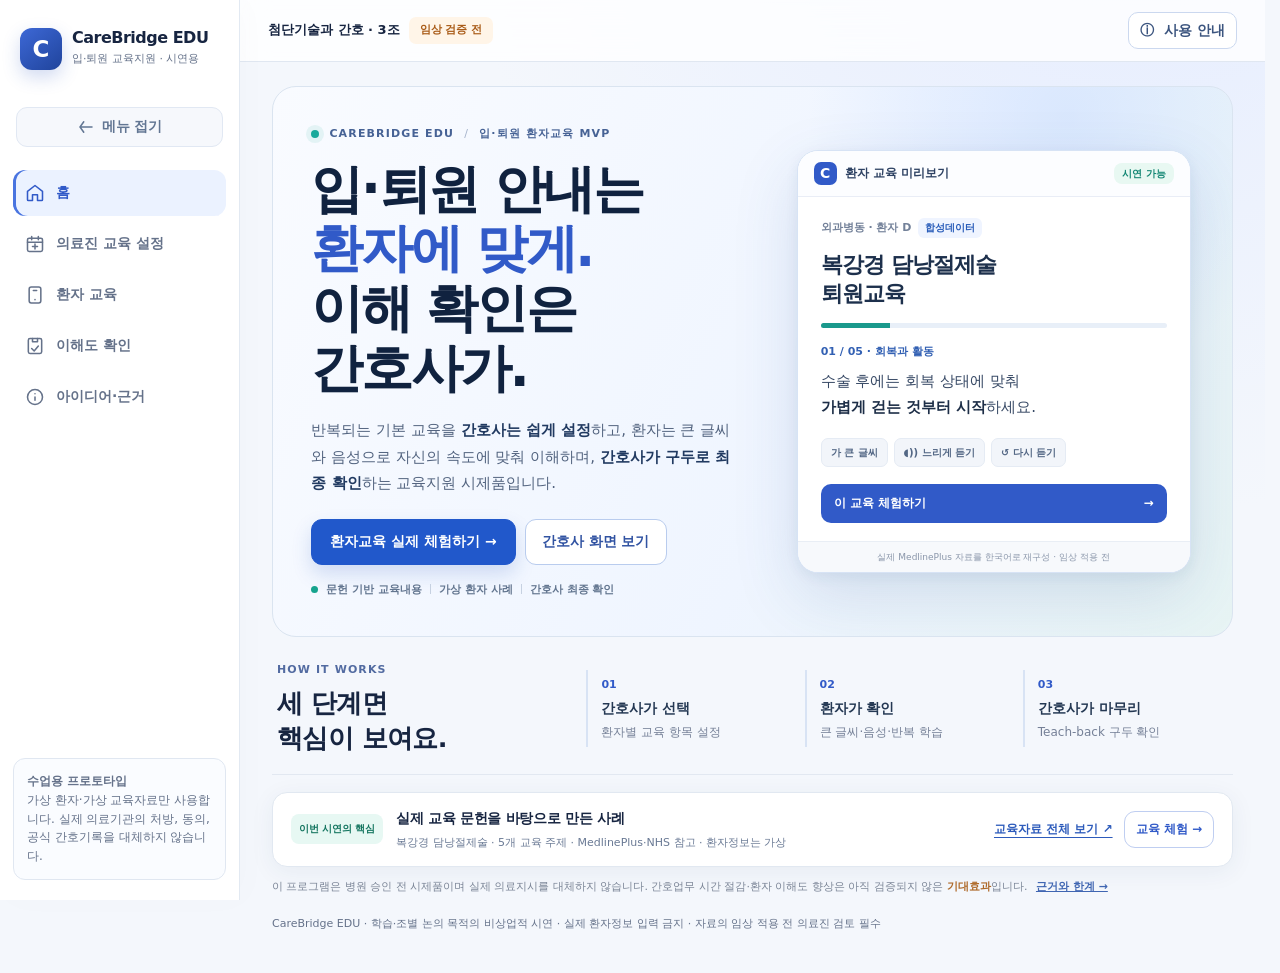
<file: index.html>
<!doctype html>
<html lang="ko">
<head>
<meta charset="utf-8">
<meta name="viewport" content="width=device-width,initial-scale=1">
<meta name="theme-color" content="#f7f9fd">
<title>CareBridge EDU | 입·퇴원 교육지원 MVP</title>
<style>
:root{--bg:#f6f8fc;--panel:#fff;--ink:#18253b;--muted:#617087;--line:#dde5ef;--blue:#2357ce;--pale:#eef3ff;--teal:#0a8176;--palegreen:#e9f8f4;--orange:#a95b17;--paleorange:#fff5e8;--shadow:0 12px 35px rgba(24,42,76,.06);font-family:"Pretendard","Apple SD Gothic Neo","Malgun Gothic",system-ui,sans-serif;color:var(--ink)}
*{box-sizing:border-box}body{margin:0;background:var(--bg);line-height:1.57}button,input,select,textarea{font:inherit}button{cursor:pointer}button:disabled{cursor:not-allowed;opacity:.45}a{color:var(--blue)}:focus-visible{outline:3px solid #e3a332;outline-offset:3px}
.layout{display:grid;grid-template-columns:246px minmax(0,1fr);min-height:100vh}.sidebar{background:#fff;border-right:1px solid var(--line);padding:26px 17px;position:sticky;top:0;height:100vh;display:flex;flex-direction:column;gap:15px}.logo{display:flex;gap:10px;align-items:center;padding:7px 8px 21px}.mark{display:grid;place-items:center;border-radius:12px;width:42px;height:42px;background:var(--blue);color:white;font-weight:900;font-size:24px}.logo strong{display:block;line-height:1.1;font-size:18px;letter-spacing:-.5px}.logo small{color:var(--muted);font-size:12px}.nav{display:flex;flex-direction:column;gap:5px}.nav button{width:100%;text-align:left;border:0;background:transparent;color:var(--muted);border-radius:11px;padding:13px 15px;font-weight:650}.nav button.active,.nav button:hover{background:var(--pale);color:var(--blue)}.sidefoot{margin-top:auto;border:1px solid var(--line);border-radius:12px;background:#fafcff;padding:13px;font-size:12px;color:var(--muted)}
.main{min-width:0}.topbar{height:75px;background:rgba(255,255,255,.9);border-bottom:1px solid var(--line);padding:0 34px;display:flex;justify-content:space-between;align-items:center;gap:12px}.topbar strong{font-size:15px}.tag{border-radius:100px;background:var(--pale);color:var(--blue);padding:5px 11px;font-size:12px;font-weight:750;white-space:nowrap}.tag.warn{background:var(--paleorange);color:var(--orange)}.content{max-width:1160px;padding:34px 34px 80px;margin:0 auto}.eyebrow{color:var(--blue);font-size:13px;font-weight:800;letter-spacing:.07em;text-transform:uppercase}h1{font-size:clamp(28px,3vw,39px);line-height:1.25;letter-spacing:-1.4px;margin:10px 0 12px}h2{font-size:23px;letter-spacing:-.6px;margin:0 0 15px}h3{font-size:17px;margin:0 0 8px;letter-spacing:-.3px}p{margin:0 0 12px;color:var(--muted)}.lead{font-size:16px;max-width:800px}.hero{padding:31px;border-radius:22px;background:linear-gradient(114deg,#edf3ff,#fff 64%,#eaf9f6);border:1px solid #dce6f6;margin-bottom:23px}.hero p{max-width:740px}.hero-actions{display:flex;gap:10px;flex-wrap:wrap;margin-top:21px}.btn{background:var(--blue);color:white;border:1px solid var(--blue);border-radius:10px;padding:11px 16px;font-size:14px;font-weight:750;min-height:43px}.btn:hover:not(:disabled){filter:brightness(.94)}.btn.ghost{color:var(--blue);background:#fff;border-color:#bfcef1}.btn.subtle{background:#f4f7fd;color:#354b71;border-color:#dce5f3}.btn.small{font-size:12px;padding:8px 11px;min-height:35px}.btn.danger{color:#9e3037;background:#fff6f5;border-color:#f2cbcb}.cards{display:grid;grid-template-columns:repeat(3,minmax(0,1fr));gap:15px}.card{background:var(--panel);padding:22px;border:1px solid var(--line);border-radius:17px;box-shadow:var(--shadow);min-width:0}.card .num{font-size:30px;font-weight:850;letter-spacing:-1px;margin:5px 0;color:var(--ink)}.card .label{font-size:12px;color:var(--muted);font-weight:650}.section{margin-top:27px}.workflow{display:grid;grid-template-columns:repeat(4,minmax(0,1fr));gap:12px}.stepbox{border-radius:15px;background:#fff;border:1px solid var(--line);padding:20px}.stepnum{display:inline-grid;place-items:center;width:32px;height:32px;border-radius:10px;background:var(--pale);color:var(--blue);font-weight:800;margin-bottom:12px}.small{font-size:13px;color:var(--muted)}.note{border-radius:12px;padding:14px 16px;background:#f5f8ff;border:1px solid #d7e3fa;color:#405372;font-size:13px}.note.amber{background:var(--paleorange);border-color:#f0d7b6;color:#85551d}.note.green{background:var(--palegreen);border-color:#c2e8de;color:#086b63}.row{display:flex;gap:12px;align-items:center;flex-wrap:wrap}.between{justify-content:space-between}.two-col{display:grid;grid-template-columns:1.1fr .9fr;gap:17px}.nurse-layout{display:grid;grid-template-columns:310px minmax(0,1fr);gap:18px}.patient-list{display:flex;flex-direction:column;gap:8px}.patient-row{border:1px solid var(--line);border-radius:12px;background:#fff;text-align:left;padding:14px;display:flex;justify-content:space-between;align-items:center;gap:12px;width:100%}.patient-row.selected{border-color:#8eaef6;background:#f2f6ff}.patient-row strong{font-size:14px}.muted{color:var(--muted)}.tiny{font-size:12px}.status{font-size:11px;font-weight:750;padding:4px 8px;border-radius:100px;background:#eff2f7;color:#58677b;white-space:nowrap}.status.progress{background:#eaf2ff;color:#2659c0}.status.review{background:#fff0d9;color:#95520d}.status.complete{background:#def5ea;color:#08754f}.group{margin:17px 0;padding-top:15px;border-top:1px solid var(--line)}.module{display:flex;gap:13px;padding:14px;border:1px solid var(--line);border-radius:10px;margin:9px 0;align-items:flex-start}.module input{width:19px;height:19px;accent-color:var(--blue);margin-top:2px}.module strong{display:block;font-size:14px}.info{display:grid;grid-template-columns:1fr 1fr;gap:12px}.info div{border-radius:10px;background:#f7f9fd;padding:11px 13px}.info span{display:block;color:var(--muted);font-size:11px}.info strong{font-size:14px}.field{display:block;margin:10px 0 6px;font-weight:700;font-size:13px}.textbox{width:100%;border:1px solid #cdd8e7;border-radius:9px;background:#fff;padding:12px;min-height:86px;resize:vertical;color:var(--ink)}.patient-stage{max-width:860px;margin:auto}.reader-controls{display:flex;gap:8px;flex-wrap:wrap;align-items:center;margin:16px 0}.control-label{font-size:12px;font-weight:700;color:var(--muted)}.switches{display:flex;gap:5px;padding:4px;background:#edf1f8;border-radius:11px}.switches button{border:0;background:transparent;border-radius:8px;padding:7px 9px;color:#53637c;font-size:13px;min-height:36px}.switches button.selected{background:#fff;color:var(--blue);box-shadow:0 2px 7px #d2dced;font-weight:800}.reader{border:2px solid #dce7fa;border-radius:20px;background:#fff;padding:30px;min-height:285px}.reader.high{background:#111821;color:#fff;border-color:#3a4654}.reader.high p,.reader.high .small{color:#f4f5f7}.reader .reader-title{font-size:1.6em;font-weight:850;line-height:1.3;letter-spacing:-.8px;margin:4px 0 17px}.reader .reader-text{font-size:1.18em;line-height:1.9;white-space:pre-line;color:inherit}.reader .reader-kicker{font-size:.85em;color:var(--blue);font-weight:800}.reader.high .reader-kicker{color:#b8d4ff}.reader.f-large{font-size:20px}.reader.f-xlarge{font-size:24px}.progress-rail{height:9px;background:#e4eaf3;border-radius:99px;overflow:hidden;margin:8px 0 17px}.progress-rail span{display:block;height:100%;background:var(--teal);transition:width .15s}.answer-option{display:flex;align-items:center;gap:12px;border:1px solid #dbe3ef;border-radius:12px;padding:14px;margin:9px 0;cursor:pointer;font-size:15px}.answer-option:has(input:checked){border-color:#79a0ed;background:#edf3ff}.answer-option input{accent-color:var(--blue);width:20px;height:20px}.checkrow{display:flex;gap:10px;align-items:flex-start;padding:12px;border:1px solid var(--line);border-radius:10px;margin:10px 0}.checkrow input{width:18px;height:18px;accent-color:var(--blue);margin-top:2px}.evidence{display:grid;grid-template-columns:1fr 1fr;gap:16px}.evidence .card{height:100%}.citation{font-size:12px;color:var(--muted);margin:7px 0}.ideas{display:grid;grid-template-columns:repeat(2,minmax(0,1fr));gap:12px}.idea{border:1px solid var(--line);border-radius:13px;background:#fff;padding:16px}.idea b{display:block;margin:0 0 6px}.list{padding-left:18px;color:var(--muted)}.list li{margin:6px 0}.footer{margin-top:35px;color:var(--muted);font-size:12px}.hide{display:none!important}
@media(max-width:1050px){.layout{grid-template-columns:1fr}.sidebar{height:auto;position:static;padding:11px 20px;flex-direction:row;align-items:center;border-bottom:1px solid var(--line);border-right:0}.logo{padding:0}.nav{flex:1;flex-direction:row;overflow-x:auto}.nav button{white-space:nowrap;width:auto}.sidefoot{display:none}.cards{grid-template-columns:repeat(3,minmax(0,1fr))}}
@media(max-width:760px){.topbar{height:58px;padding:0 18px}.content{padding:22px 16px 60px}.sidebar{display:block;padding:12px}.logo{padding:0 5px 10px}.nav button{font-size:12px;padding:9px 11px}.hero{padding:22px}.cards,.workflow,.two-col,.nurse-layout,.info,.evidence,.ideas{grid-template-columns:1fr}.card{padding:18px}.reader{padding:19px}.reader.f-xlarge{font-size:21px}.topbar .tag{font-size:10px}.hero-actions .btn{flex:1}.nurse-layout{gap:11px}}
@media(prefers-reduced-motion:reduce){*{transition:none!important;scroll-behavior:auto!important}}
</style>
<link rel="stylesheet" href="./assets/ui-v02.css">
<link rel="stylesheet" href="./assets/ui-v03.css">
</head>
<body>
<div class="layout" id="shell">
<aside class="sidebar">
 <div class="logo"><div class="mark" aria-hidden="true">C</div><div class="logo-copy"><strong>CareBridge EDU</strong><small>입·퇴원 교육지원 · 시연용</small></div></div>
 <button class="sidebar-toggle" data-action="toggle-sidebar" aria-label="사이드바 접기" title="사이드바 접기" aria-expanded="true"><svg viewBox="0 0 24 24" aria-hidden="true"><path d="M9 5 4 12l5 7M4 12h16"/></svg><span class="toggle-label">메뉴 접기</span></button>
 <nav class="nav" aria-label="주요 메뉴">
  <button data-nav="home" id="nav-home" aria-label="홈" title="홈"><svg viewBox="0 0 24 24" aria-hidden="true"><path d="m3 10 9-7 9 7v10a1 1 0 0 1-1 1h-5v-7H9v7H4a1 1 0 0 1-1-1z"/></svg><span class="nav-label">홈</span></button>
  <button data-nav="nurse" id="nav-nurse" aria-label="의료진 교육 설정" title="의료진 교육 설정"><svg viewBox="0 0 24 24" aria-hidden="true"><rect x="3" y="5" width="18" height="16" rx="2"/><path d="M8 3v4m8-4v4M3 10h18M9 15h6m-3-3v6"/></svg><span class="nav-label">의료진 교육 설정</span></button>
  <button data-nav="patient" id="nav-patient" aria-label="환자 교육" title="환자 교육"><svg viewBox="0 0 24 24" aria-hidden="true"><rect x="5" y="2.5" width="14" height="19" rx="2.5"/><path d="M10 6.5h4M12 17.5v.1"/></svg><span class="nav-label">환자 교육</span></button>
  <button data-nav="review" id="nav-review" aria-label="이해도 확인" title="이해도 확인"><svg viewBox="0 0 24 24" aria-hidden="true"><rect x="4" y="3" width="16" height="18" rx="2"/><path d="M9 3v4h6V3m-7 12 3 3 5-6"/></svg><span class="nav-label">이해도 확인</span></button>
  <button data-nav="about" id="nav-about" aria-label="아이디어·근거" title="아이디어·근거"><svg viewBox="0 0 24 24" aria-hidden="true"><circle cx="12" cy="12" r="9"/><path d="M12 16v-4m0-4v.1"/></svg><span class="nav-label">아이디어·근거</span></button>
 </nav>
 <div class="sidefoot"><strong>수업용 프로토타입</strong><div>가상 환자·가상 교육자료만 사용합니다. 실제 의료기관의 처방, 동의, 공식 간호기록을 대체하지 않습니다.</div></div>
</aside>
<div class="main">
<header class="topbar"><div class="topmeta"><strong>첨단기술과 간호 · 3조</strong><span class="tag warn">임상 검증 전</span></div><div class="head-actions"><button class="guide-button" data-action="show-help" aria-label="사용 안내 열기">ⓘ &nbsp;사용 안내</button></div></header>
<main class="content" id="app" aria-live="polite"></main>
</div>
</div>
<script>
(function(){
"use strict";
var DATA=[
{id:"A",name:"환자 A",age:68,dept:"통원수술센터",phase:"입원",context:"수술 전 안내",modules:[
{id:"a1",title:"입원·병동 이용",text:"입원 중 궁금한 점이 있거나 도움이 필요하면 담당 간호사에게 알려주세요. 혼자 이동하기 어려울 때는 직원의 도움을 요청하세요.",ask:"도움이 필요할 때 누구에게 말씀하시겠어요?"},
{id:"a2",title:"수술·검사 준비",text:"검사와 수술 전 준비사항은 환자와 시술에 따라 달라집니다. 금식 시작 시각과 복용 중인 약의 조정 여부는 담당 의료진에게 개별적으로 확인하세요.",ask:"금식 시간이나 약에 관해 누구에게 확인하시겠어요?"},
{id:"a3",title:"입원 중 확인사항",text:"검사 일정이나 설명을 잘 이해하지 못했다면 다시 질문해 주세요. 이 안내만으로 수술 전 준비가 완료된 것은 아닙니다.",ask:"설명을 이해하지 못했을 때 어떻게 하시겠어요?"}]},
{id:"B",name:"환자 B",age:73,dept:"외과병동",phase:"퇴원",context:"퇴원 전 교육",modules:[
{id:"b1",title:"퇴원약 확인",text:"퇴원 시 제공받는 약의 이름, 복용 방법, 주의사항을 담당 간호사 또는 약사와 확인하세요. 임의로 약 복용 방법을 바꾸지 마세요.",ask:"약 복용 방법이 헷갈릴 때 어떻게 하시겠어요?"},
{id:"b2",title:"주의 증상과 문의",text:"수술 부위나 전신 상태에 관해 의료진이 안내한 이상 증상을 확인하세요. 증상 발생 시 안내받은 병원 연락처로 문의하고, 긴급한 상황에는 즉시 응급의료 도움을 받으세요.",ask:"의료진이 안내한 주의 증상이 생기면 어떻게 하시겠어요?"},
{id:"b3",title:"외래·개별 지시 확인",text:"외래 일정과 환자별 활동·식이·상처 관리 지침은 퇴원 전 담당 의료진과 확인하세요. 이 화면은 개별 처방을 대신하지 않습니다.",ask:"퇴원 전에 꼭 확인해야 할 개별 안내는 무엇인가요?"}]},
{id:"C",name:"환자 C",age:45,dept:"혈액종양내과",phase:"입원",context:"입원 기본 안내",modules:[
{id:"c1",title:"병동 이용 및 문의",text:"입원 중 불편함이나 궁금한 사항이 있으면 담당 간호사에게 알려주세요. 병동 이용 규칙은 병원 안내에 따라 확인하세요.",ask:"입원 중 질문이 생기면 어떻게 하시겠어요?"},
{id:"c2",title:"감염 관련 주의사항 확인",text:"손 위생 등 기본적인 감염 예방 행동에 관해 의료진의 안내를 받으세요. 환자별 감염 예방 조치는 치료 상태에 따라 다를 수 있으니 반드시 확인해야 합니다.",ask:"감염 예방에 관한 개인별 주의사항은 어디서 확인하시겠어요?"},
{id:"c3",title:"증상 및 검사 일정",text:"새로운 증상이나 몸 상태의 변화를 느끼면 즉시 담당 의료진에게 알리세요. 검사·치료 일정은 병동에서 개별 안내받으세요.",ask:"새로운 증상이 생기면 누구에게 말씀하시겠어요?"}]},
{id:"D",name:"환자 D",age:58,dept:"외과병동",phase:"퇴원",context:"복강경 담낭절제술 퇴원교육",featured:true,source:"MedlinePlus·NHS 공개 환자교육 자료를 한국어로 재구성",sourceUrl:"https://medlineplus.gov/ency/patientinstructions/000117.htm",materialUrl:"./materials/laparoscopic-cholecystectomy-discharge.html",modules:[
{id:"d1",title:"회복과 활동",text:"복강경 담낭절제술 후에는 회복 상태에 맞춰 가볍게 걷는 것부터 시작하고 활동을 조금씩 늘리세요. 무거운 물건 들기나 격한 운동을 다시 시작할 때는 담당 의료진에게 확인하세요. 움직일 때 통증이 심해지면 멈추고 상담하세요.",ask:"활동은 어떻게 다시 시작하고, 힘든 활동을 해도 되는 시점은 누구에게 확인하시겠어요?"},
{id:"d2",title:"상처 관리",text:"상처를 덮은 드레싱과 봉합 방법에 따라 샤워·교체 시점이 다르므로 퇴원 전에 간호사에게 확인하세요. 의료진이 허락하기 전까지 욕조에 몸을 담그거나 수영하지 마세요. 상처가 심하게 붉어지거나 뜨겁고, 고름처럼 보이는 분비물이 생기면 병원에 연락하세요.",ask:"상처가 붉고 뜨겁거나 분비물이 생기면 어떻게 하시겠어요?"},
{id:"d3",title:"식사와 배변",text:"회복기에는 균형 잡힌 식사를 하되 처음에는 소량씩 먹는 것이 편할 수 있습니다. 기름진 음식을 먹고 불편하다면 한동안 줄이는 방법을 의료진과 상의하세요. 묽은 변이 생길 수 있지만 오래 지속되거나 심하면 상담하세요.",ask:"식사 후 불편감이나 지속적인 설사가 있으면 어떻게 하시겠어요?"},
{id:"d4",title:"약 복용과 외래 일정",text:"복용할 약의 이름, 용법, 주의사항은 퇴원 시 처방전과 의료진의 설명을 기준으로 확인하세요. 임의로 약을 중단하거나 양을 바꾸지 마세요. 외래 방문 여부·일정과 병원 문의처는 퇴원 전에 꼭 확인하세요. 이 시연에는 실제 처방이나 예약 정보가 없습니다.",ask:"집에서 복용할 약과 외래 날짜를 어디에서 확인하실 건가요?"},
{id:"d5",title:"꼭 알려야 할 경고 증상",text:"열이 나거나 복통이 점점 심해질 때, 상처에 출혈·열감·고름이 보일 때, 피부나 눈이 노랗게 변하거나 먹고 마시기 어려울 때는 즉시 병원에 문의하세요. 숨이 차거나 가슴 통증처럼 응급 증상이 있으면 즉시 응급의료 도움을 요청하세요.",ask:"어떤 증상이 생기면 병원이나 응급의료기관에 즉시 도움을 요청하시겠어요?"}]}];
var state={page:"home",active:"D",phase:"intro",index:0,font:"normal",speed:.8,contrast:false,reviewTopic:"",listening:false,progress:{},selected:{},notes:{},collapsed:false,aboutTab:"ideas"};
DATA.forEach(function(p){state.selected[p.id]=p.modules.map(function(m){return m.id});state.progress[p.id]={status:"wait",answers:{},question:"",completed:false,verified:false};state.notes[p.id]=""});
var app=document.getElementById("app");
function patient(){return DATA.find(function(p){return p.id===state.active})}
function prog(){return state.progress[state.active]}
function selectedModules(){return patient().modules.filter(function(m){return state.selected[state.active].indexOf(m.id)>=0})}
function esc(v){return String(v==null?"":v).replace(/[&<>"']/g,function(c){return {"&":"&amp;","<":"&lt;",">":"&gt;",'"':"&quot;","'":"&#39;"}[c]})}
function badge(s){return '<span class="status '+(s==="verified"?"complete":s==="review"||s==="needs"?"review":s==="progress"?"progress":"")+'">'+({wait:"교육 대기",progress:"교육 진행 중",review:"구두 확인 대기",needs:"추가 설명 필요",verified:"최종 확인 완료"}[s]||s)+'</span>'}
function stopSpeech(){if("speechSynthesis" in window){window.speechSynthesis.cancel()}state.listening=false}
function jump(page,fromMenuTab){var moved=state.page!==page;stopSpeech();state.page=page;render(Boolean(fromMenuTab&&moved));window.scrollTo(0,0)}
function setPatient(id){if(!DATA.some(function(p){return p.id===id}))return;stopSpeech();state.active=id;state.phase=state.progress[id].completed?"finished":"intro";state.index=0;render()}
function footer(){return '<div class="footer">CareBridge EDU · 학습·조별 논의 목적의 비상업적 시연 · 실제 환자정보 입력 금지 · 자료의 임상 적용 전 의료진 검토 필수</div>'}
function home(){
var p=DATA.find(function(x){return x.id==="D"});
return '<section class="product-hero" aria-label="CareBridge EDU 시제품 소개">'
+'<div class="product-copy"><div class="product-overline"><span class="product-spark"></span> CAREBRIDGE EDU <span class="product-separator">/</span> 입·퇴원 환자교육 MVP</div>'
+'<h1>입·퇴원 안내는<br><span class="product-highlight">환자에 맞게.</span><br>이해 확인은<br>간호사가.</h1>'
+'<p class="product-subtitle">반복되는 기본 교육을 <strong>간호사는 쉽게 설정</strong>하고, 환자는 큰 글씨와 음성으로 자신의 속도에 맞춰 이해하며, <strong>간호사가 구두로 최종 확인</strong>하는 교육지원 시제품입니다.</p>'
+'<div class="product-actions"><button class="btn product-primary" data-action="demo-featured">환자교육 실제 체험하기 <span aria-hidden="true">→</span></button><button class="btn product-secondary" data-action="demo-setup">간호사 화면 보기</button></div>'
+'<div class="product-proof"><span class="product-dot"></span> 문헌 기반 교육내용 <span class="product-divider"></span> 가상 환자 사례 <span class="product-divider"></span> 간호사 최종 확인</div>'
+'</div><div class="product-visual"><div class="device-halo" aria-hidden="true"></div><div class="device-window">'
+'<div class="device-header"><div class="device-brand"><span class="device-mark">C</span> 환자 교육 미리보기</div><span class="device-status">시연 가능</span></div>'
+'<div class="device-body"><div class="device-eyebrow">외과병동 · 환자 D <span class="device-badge">합성데이터</span></div>'
+'<div class="device-topic">복강경 담낭절제술<br>퇴원교육</div><div class="device-progress"><span></span></div>'
+'<div class="device-content-tag">01 / 05 · 회복과 활동</div><p class="device-description">수술 후에는 회복 상태에 맞춰<br><strong>가볍게 걷는 것부터 시작</strong>하세요.</p>'
+'<div class="device-options"><span>가 큰 글씨</span><span>◖)) 느리게 듣기</span><span>↺ 다시 듣기</span></div>'
+'<button class="device-action" data-action="demo-featured">이 교육 체험하기 <span aria-hidden="true">→</span></button>'
+'</div><div class="device-footer">실제 MedlinePlus 자료를 한국어로 재구성 · 임상 적용 전</div></div></div></section>'
+'<section class="value-strip" aria-label="세 단계 작동 방식"><div class="value-head"><div class="eyebrow">HOW IT WORKS</div><h2>세 단계면<br>핵심이 보여요.</h2></div><div class="value-features">'
+'<div class="value-feature"><span class="value-num">01</span><strong>간호사가 선택</strong><p>환자별 교육 항목 설정</p></div>'
+'<div class="value-feature"><span class="value-num">02</span><strong>환자가 확인</strong><p>큰 글씨·음성·반복 학습</p></div>'
+'<div class="value-feature"><span class="value-num">03</span><strong>간호사가 마무리</strong><p>Teach-back 구두 확인</p></div></div></section>'
+'<section class="real-material" aria-label="탑재된 환자교육 콘텐츠"><div class="material-summary"><span class="material-pill">이번 시연의 핵심</span><div><h3>실제 교육 문헌을 바탕으로 만든 사례</h3><p>복강경 담낭절제술 · 5개 교육 주제 · MedlinePlus·NHS 참고 · 환자정보는 가상</p></div></div><div class="material-links"><a class="material-link" href="'+p.materialUrl+'" target="_blank" rel="noopener noreferrer">교육자료 전체 보기 ↗</a><button class="btn small ghost" data-action="demo-featured">교육 체험 →</button></div></section>'
+'<div class="mini-disclaimer">이 프로그램은 병원 승인 전 시제품이며 실제 의료지시를 대체하지 않습니다. 간호업무 시간 절감·환자 이해도 향상은 아직 검증되지 않은 <strong>기대효과</strong>입니다. <button data-nav="about" class="disclaimer-link">근거와 한계 →</button></div>'
+footer();
}
function nurse(){
var p=patient(),pr=prog(),mods=selectedModules(),count=mods.length;
return '<div class="eyebrow">STEP 1 · NURSE WORKSPACE</div><div class="row between"><div><h1>교육할 환자와 항목 선택</h1><p class="lead">가상 환자를 선택하고 필요한 교육만 체크하세요. 선택 후 바로 환자 화면을 체험할 수 있어요.</p></div><button class="btn small ghost" data-action="show-help">사용 안내</button></div>'
+'<div class="flow-steps"><span class="flow-step current">1 · 간호사 교육 설정</span><span class="flow-arrow">›</span><span class="flow-step">2 · 환자 맞춤 교육</span><span class="flow-arrow">›</span><span class="flow-step">3 · 이해도 확인</span></div>'
+'<div class="nurse-layout"><section class="card"><h3>환자 선택 <span class="small">· 4명 시연 데이터</span></h3><div class="patient-list">'+DATA.map(function(x){return '<button class="patient-row '+(x.id===state.active?"selected":"")+'" data-patient="'+x.id+'" aria-pressed="'+(x.id===state.active)+'"><span><strong>'+x.name+'</strong><br><span class="tiny muted">'+x.dept+' · '+x.phase+(x.featured?' · 문헌기반 사례':'')+'</span></span>'+badge(state.progress[x.id].status)+'</button>'}).join('')+'</div><div class="group"><div class="note">가상 환자만 사용합니다. 실제 환자 이름이나 정보를 입력하지 마세요.</div></div><button class="btn small subtle" data-action="reset-demo">시연 상태 초기화</button></section>'
+'<section class="card"><div class="row between"><div><div class="eyebrow">'+p.phase+' 시 환자 안내</div><h2 style="margin:4px 0 8px">'+p.name+' · '+p.context+'</h2></div><div data-nurse-status>'+badge(pr.status)+'</div></div><div class="info"><div><span>사용 부서</span><strong>'+p.dept+'</strong></div><div><span>교육 항목</span><strong data-selected-count>'+count+'개 선택 / 전체 '+p.modules.length+'개</strong></div></div>'
+(p.materialUrl?'<div class="source-banner"><span class="source-label">문헌 기반 교육 사례</span><span>합성데이터 · '+p.modules.length+'개 주제</span><a href="'+p.materialUrl+'" target="_blank" rel="noopener noreferrer">전체 교육자료 보기 ↗</a></div>':'')+'<div class="group"><div class="row between"><h3>교육 모듈 <span class="small">· 항목을 눌러 선택하거나 해제</span></h3><button class="btn small subtle" data-action="select-all">모두 선택</button></div>'
+p.modules.map(function(m){return '<label class="module"><input type="checkbox" data-module="'+m.id+'" '+(state.selected[p.id].indexOf(m.id)>=0?"checked":"")+'><span><strong>'+m.title+'</strong><span class="small">'+m.text.substring(0,78)+'…</span></span></label>'}).join('')+'</div>'
+'<div class="slim-alert"><span>선택한 주제만 환자 화면에 표시해요. 병원의 승인된 교육자료를 대체하지 않습니다.</span></div>'
+'<div class="row between" style="margin-top:15px"><span class="small" data-lesson-summary>'+count+'개 주제로 환자 교육 시연</span><div class="row"><button class="btn small ghost" data-nav="review">교육 결과 확인</button><button class="btn" data-action="begin" '+(count?"":"disabled")+'>환자 교육 시작하기 →</button></div></div></section></div>'+footer();
}
function readerControls(){
return '<div class="reader-controls"><span class="control-label">글씨 크기</span><div class="switches" role="group" aria-label="글씨 크기"><button data-font="normal" aria-pressed="'+(state.font==="normal")+'" class="'+(state.font==="normal"?"selected":"")+'">기본</button><button data-font="large" aria-pressed="'+(state.font==="large")+'" class="'+(state.font==="large"?"selected":"")+'">크게</button><button data-font="xlarge" aria-pressed="'+(state.font==="xlarge")+'" class="'+(state.font==="xlarge"?"selected":"")+'">아주 크게</button></div><span class="control-label">읽기 속도</span><div class="switches" role="group" aria-label="음성 속도"><button data-speed=".8" aria-pressed="'+(state.speed===.8)+'" class="'+(state.speed===.8?"selected":"")+'">느리게</button><button data-speed="1" aria-pressed="'+(state.speed===1)+'" class="'+(state.speed===1?"selected":"")+'">보통</button><button data-speed="1.2" aria-pressed="'+(state.speed===1.2)+'" class="'+(state.speed===1.2?"selected":"")+'">빠르게</button></div><button class="btn small subtle" data-action="contrast" aria-pressed="'+state.contrast+'">◐ 고대비 '+(state.contrast?"끄기":"켜기")+'</button></div>';
}
function patientPage(){
var p=patient(),pr=prog(),mods=selectedModules(),total=mods.length;
var st=pr.completed?3:state.phase==="check"?2:1;
var h='<div class="patient-stage"><div class="eyebrow">STEP 2 · PATIENT EDUCATION</div><div class="row between"><div><h1>환자 맞춤 안내</h1><p class="lead"><strong>'+p.name+'</strong> · '+p.dept+' · '+p.phase+' 교육</p></div><span class="tag warn">가상 환자 시연</span></div>'
+'<div class="flow-steps"><span class="flow-step done">1 · 교육 설정</span><span class="flow-arrow">›</span><span class="flow-step '+(st===1?"current":st>1?"done":"")+'">2 · 내용 읽고 듣기</span><span class="flow-arrow">›</span><span class="flow-step '+(st>=2?"current":"")+'">3 · 이해 여부 표시</span></div>'
+readerControls();
if(p.materialUrl)h+='<div class="source-banner patient-source"><span class="source-label">문헌 기반 교육</span><span>가상 환자 · 실제 처방 아님</span><a href="'+p.materialUrl+'" target="_blank" rel="noopener noreferrer">교육자료 전체 보기 ↗</a></div>';
if(!total)return h+'<section class="card"><h2>선택된 교육이 없어요</h2><p>의료진 화면에서 교육할 주제를 먼저 선택하세요.</p><button class="btn" data-nav="nurse">교육 설정하기 →</button></section></div>'+footer();
if(state.phase==="intro"&&!pr.completed){
h+='<section class="card"><div class="eyebrow">교육 준비 · '+total+'개 주제</div><h2>'+p.context+'</h2><p>안내를 한 주제씩 읽거나 들을 수 있어요. 이해하기 어렵다면 다시 듣거나 간호사에게 질문을 남기세요.</p><div class="row"><button class="btn" data-action="start-reading">첫 번째 안내 읽기 →</button><button class="btn ghost" data-nav="nurse">교육 설정으로</button></div></section>';
}else if(state.phase==="reading"&&!pr.completed){
var m=mods[Math.min(state.index,total-1)];
h+='<section class="card"><div class="row between"><strong>안내 '+(state.index+1)+' / '+total+'</strong><span class="small">한 번에 하나씩 천천히 확인하세요</span></div><div class="progress-rail" role="progressbar" aria-valuenow="'+(state.index+1)+'" aria-valuemin="0" aria-valuemax="'+total+'" aria-label="교육 진행"><span style="width:'+((state.index+1)/total*100)+'%"></span></div>'
+'<div class="reader f-'+state.font+(state.contrast?" high":"")+'"><div class="reader-kicker">'+p.phase+' 시 확인할 내용</div><div class="reader-title">'+m.title+'</div><div class="reader-text">'+esc(m.text)+'</div></div>'
+'<div class="row between" style="margin-top:13px"><div class="row"><button class="btn ghost" data-action="speak" aria-label="현재 안내 읽어주기">▶ 음성으로 듣기</button><button class="btn subtle" data-action="pause-speech">⏸ 일시정지 / 계속</button><button class="btn subtle" data-action="stop-speech">■ 정지</button></div></div>'
+'<div class="row between" style="margin-top:15px"><button class="btn ghost" data-action="prev" '+(state.index===0?"disabled":"")+'>← 이전 안내</button><button class="btn" data-action="next">'+(state.index===total-1?"이해 여부 확인하기 →":"다음 안내 읽기 →")+'</button></div><div class="small" style="margin-top:7px">음성 재생은 브라우저와 기기의 한국어 음성 지원 여부에 따라 다릅니다.</div></section>';
}else if(state.phase==="check"&&!pr.completed){
h+='<section class="card"><div class="eyebrow">마지막 단계 · 이해 여부 표시</div><h2>어떤 내용을 다시 듣고 싶으세요?</h2><p class="small">스스로 이해했다고 답해도, 실제 이해 여부는 간호사가 대화로 다시 확인해요.</p>'
+mods.map(function(m,i){var v=pr.answers[m.id]||"";return '<div class="group"><div class="row between"><h3>'+(i+1)+'. '+m.title+'</h3><span class="small">'+(v?"응답 선택됨":"선택 필요")+'</span></div><div class="row" role="radiogroup" aria-label="'+m.title+' 이해 여부"><label class="answer-option" style="flex:1"><input type="radio" name="answer-'+m.id+'" value="yes" data-answer="'+m.id+'" '+(v==="yes"?"checked":"")+'>이해했어요</label><label class="answer-option" style="flex:1"><input type="radio" name="answer-'+m.id+'" value="again" data-answer="'+m.id+'" '+(v==="again"?"checked":"")+'>다시 설명해 주세요</label></div></div>'}).join('')
+'<label class="field" for="patient-question">간호사에게 남길 질문 (선택)</label><textarea class="textbox" id="patient-question" placeholder="궁금한 내용을 적어 주세요. 실제 개인정보는 입력하지 마세요.">'+esc(pr.question)+'</textarea><div class="row between" style="margin-top:13px"><button class="btn ghost" data-action="back-to-reading">← 안내 다시 보기</button><button class="btn" data-action="submit-check">간호사에게 확인 요청하기 →</button></div><p class="small" id="validation" role="status" aria-live="polite"></p></section>';
}else{
h+='<section class="card" style="text-align:center;padding:27px"><div class="stepnum" style="margin:auto auto 12px;background:#e5f5ed;color:#0a7c5c">✓</div><h2>교육 내용을 확인했어요</h2><p>이제 간호사가 주요 내용을 직접 질문하고 이해 여부를 확인해요. 화면에서 교육을 마쳤다는 사실만으로 이해가 확인되지는 않아요.</p><div class="row" style="justify-content:center;margin-top:13px">'+badge(pr.status)+'<button class="btn ghost" data-action="review-again">교육 다시 보기</button><button class="btn" data-nav="review">간호사 확인 화면으로 →</button></div></section>';
}
return h+'<div class="small" style="margin-top:12px">의료 안전 안내: 이 화면은 수업용이며 개인별 금식·약물·수술 후 주의사항 등은 병원에서 직접 확인해야 합니다.</div></div>'+footer();
}
function review(){
var p=patient(),pr=prog(),mods=selectedModules();
var asked=mods.filter(function(m){return pr.answers[m.id]==="again"}),missing=mods.filter(function(m){return !pr.answers[m.id]});
return '<div class="eyebrow">STEP 3 · NURSE REVIEW</div><h1>간호사 최종 이해 확인</h1><p class="lead">환자의 요청을 먼저 확인하고, 환자의 말로 주요 내용을 설명하도록 요청한 뒤 보충교육 여부를 판단하세요.</p>'
+'<div class="flow-steps"><span class="flow-step done">1 · 교육 설정</span><span class="flow-arrow">›</span><span class="flow-step done">2 · 환자 교육</span><span class="flow-arrow">›</span><span class="flow-step current">3 · 구두 이해 확인</span></div>'
+'<div class="nurse-layout"><section class="card"><h3>확인할 환자 선택</h3><div class="patient-list">'+DATA.map(function(x){return '<button class="patient-row '+(state.active===x.id?"selected":"")+'" data-patient="'+x.id+'"><span><strong>'+x.name+'</strong><br><span class="tiny muted">'+x.dept+' · '+x.phase+'</span></span>'+badge(state.progress[x.id].status)+'</button>'}).join('')+'</div><div class="group note">환자가 응답을 완료해야 최종 확인 버튼을 사용할 수 있어요.</div></section>'
+'<section class="card"><div class="row between"><div><h2>'+p.name+' · 교육 결과</h2><div class="small">'+mods.length+'개 교육 항목 중 '+Object.keys(pr.answers).length+'개 응답 · 재설명 요청 '+asked.length+'개</div></div>'+badge(pr.status)+'</div>'
+(asked.length?'<div class="note amber" style="margin-top:10px"><strong>다시 설명 요청:</strong> '+asked.map(function(m){return m.title}).join(', ')+'</div>':'')
+(pr.question?'<div class="note" style="margin-top:8px"><strong>환자 질문:</strong> '+esc(pr.question)+'</div>':'')
+'<div class="group"><div class="row between"><h3>Teach-back 확인 체크리스트</h3><span class="tag">간호사가 구두 확인</span></div>'
+mods.map(function(m){var v=pr.answers[m.id];return '<label class="checkrow"><input type="checkbox" class="teachcheck" value="'+m.id+'" '+(pr.verified?"checked":"")+'><span><strong>'+m.title+'</strong> <span class="status '+(v==="again"?"review":"")+'">'+(v==="again"?"재설명 요청":v==="yes"?"이해했다고 응답":"미응답")+'</span><br><span class="small">'+m.ask+'</span></span></label>'}).join('')
+'<label class="field" for="nurse-note">확인·보충교육 메모 (현재 시연 화면에만 보관)</label><textarea class="textbox" id="nurse-note" rows="2" placeholder="실제 환자정보 입력 금지">'+esc(state.notes[p.id])+'</textarea></div>'
+'<div class="row between"><div class="small">교육 상태를 선택하세요.</div><div class="row"><button class="btn ghost" data-action="needs" '+(!pr.completed?"disabled":"")+'>추가 설명 필요</button><button class="btn" data-action="verify" '+(!pr.completed||!mods.length||missing.length?"disabled":"")+'>구두 확인 완료로 표시 →</button></div></div><p class="small" id="review-validation" role="status" aria-live="polite"></p>'
+'<div class="note amber" style="margin-top:9px">체크는 과제 시연 기능이며 임상 기록이 아닙니다. 의료진 대면 확인 및 병원 승인 절차를 대체하지 않습니다.</div></section></div>'+footer();
}
function about(){
var ideas=[["교육 모듈 조합","공통·진료과·상황별 교육을 조합하여 누락 위험을 낮추도록 설계"],["환자 맞춤형 화면","큰 글씨·고대비·음성 속도 설정을 환자가 직접 조절"],["한 번에 한 주제","카드형 단계별 설명으로 인지적 부담을 줄이도록 구성"],["반복 듣기","음성 읽기·일시정지·재청취로 교육 보조"],["이해 여부 자기 점검","모르는 항목·질문을 간호사에게 전달"],["간호사 Teach-back","환자의 말로 설명하도록 요청하고 간호사가 직접 확인"],["교육 진행 현황","대기·진행·확인 필요 등 상태를 한눈에 표시"],["승인자료 관리 (후속)","병원 승인 교육자료와 개정 이력 관리, 실제 구현 전 검토"]];
var tabs='<div class="about-tabs" role="tablist" aria-label="아이디어와 근거 보기"><button class="about-tab '+(state.aboutTab==="ideas"?"active":"")+'" data-about="ideas" role="tab" aria-selected="'+(state.aboutTab==="ideas")+'">아이디어</button><button class="about-tab '+(state.aboutTab==="roadmap"?"active":"")+'" data-about="roadmap" role="tab" aria-selected="'+(state.aboutTab==="roadmap")+'">기능 우선순위</button><button class="about-tab '+(state.aboutTab==="evidence"?"active":"")+'" data-about="evidence" role="tab" aria-selected="'+(state.aboutTab==="evidence")+'">근거·한계</button></div>';
var h='<div class="eyebrow">WORKSHEET · STEP 3</div><h1>아이디어와 설계 근거</h1><p class="lead">3조 문제정의 워크시트와 디자인 시연을 연결한 자료예요. 조원 의견에 따라 브레인라이팅 목록을 확장할 수 있습니다.</p>'
+'<section class="card"><div class="eyebrow">HOW MIGHT WE?</div><p style="font-weight:750;font-size:16px;color:var(--ink);margin:8px 0 3px">어떻게 하면 입·퇴원 교육을 반복하는 간호사의 부담을 줄이면서도, 환자별 주의사항을 빠짐없이 전달하고 실제 이해 여부를 확인할 수 있을까?</p></section>'+tabs;
if(state.aboutTab==="ideas")h+='<section class="ideas" role="tabpanel">'+ideas.map(function(a,i){return '<div class="idea"><b>'+(i+1)+'. '+a[0]+'</b><div class="small">'+a[1]+'</div></div>'}).join('')+'</section><div class="note" style="margin-top:12px">조원 의견을 추가할 수 있는 초기 브레인라이팅 초안입니다. 교육 효과가 확인되었다는 뜻은 아닙니다.</div>';
if(state.aboutTab==="roadmap")h+='<section class="card" role="tabpanel"><h2>기능 우선순위</h2><div class="idea"><b>P0 · 현재 동작</b><div class="small">환자·교육 모듈 선택, 음성·접근성 설정, 환자 이해 여부 응답, 간호사 구두 확인, 진행 상태 표시</div></div><div class="idea" style="margin-top:9px"><b>P1 · 다음 개발 후보</b><div class="small">교육 승인·개정 관리, 인쇄 및 보호자 안내, 다국어 안내, 사용성 테스트, 교육자료 콘텐츠 검토</div></div><div class="idea" style="margin-top:9px"><b>P2 · 실제 기관 도입 검토</b><div class="small">EMR 연동, 권한관리·로그, 민감정보 보안·개인정보 보호, 환자별 공식 처방 연동</div></div></section>';
if(state.aboutTab==="evidence")h+='<section class="evidence" role="tabpanel"><div class="card"><span class="tag">문헌 기반 설계 원칙</span><h3 style="margin-top:11px">쉽게 설명하고, 실제 이해를 확인</h3><p class="small">AHRQ의 건강정보 이해능력 지침은 이해하기 쉬운 자료와 Teach-back을 통해 환자가 이해한 내용을 확인하는 접근을 안내합니다.</p><p class="small">CDC Clear Communication Index는 핵심 메시지, 쉬운 문구, 읽기 쉬운 자료 구조 등을 강조합니다.</p><div class="citation"><a target="_blank" rel="noopener noreferrer" href="https://www.ahrq.gov/health-literacy/improve/precautions/toolkit.html">AHRQ Health Literacy Toolkit ↗</a></div><div class="citation"><a target="_blank" rel="noopener noreferrer" href="https://www.ahrq.gov/health-literacy/improve/precautions/tool5.html">AHRQ Teach-back Tool ↗</a></div></div><div class="card"><span class="tag warn">미검증 기대효과</span><h3 style="margin-top:11px">프로그램 자체의 효과는 검증 전</h3><p class="small">간호사 반복 설명시간·업무 부담 감소, 교육 내용 누락 감소, 환자 이해도 향상은 기대효과이며 실측·대조 연구가 없습니다.</p><div class="note amber">실제 임상 적용에는 기관 교육자료 승인, 안전성·개인정보 보호 검토, 접근성 및 사용성 평가가 필요합니다.</div><div class="citation" style="margin-top:9px"><a target="_blank" rel="noopener noreferrer" href="https://www.cdc.gov/ccindex/">CDC Clear Communication Index ↗</a></div></div></section>';
return h+footer();
}

function showHelp(){
var old=document.getElementById("guide-overlay");if(old)old.remove();
var box=document.createElement("div");box.className="overlay";box.id="guide-overlay";
box.innerHTML='<div class="dialog" role="dialog" aria-modal="true" aria-label="CareBridge EDU 사용 안내"><div class="row between"><div><div class="eyebrow">QUICK GUIDE</div><h2>1분 사용 안내</h2></div><button class="btn small subtle" data-action="close-help" aria-label="사용 안내 닫기">✕ 닫기</button></div>'
+'<p>처음 사용한다면 순서대로 버튼을 눌러보세요.</p>'
+'<div class="guide-line"><span>1</span><div><b>간호사 · 환자와 교육 주제를 선택</b><p>의료진 메뉴에서 환자 A/B/C/D를 선택하고 교육 모듈을 체크해요.</p></div></div>'
+'<div class="guide-line"><span>2</span><div><b>환자 · 내용을 읽고 듣기</b><p>환자 교육 메뉴에서 글씨 크기·읽기 속도를 조절하고 다음 안내로 이동해요.</p></div></div>'
+'<div class="guide-line"><span>3</span><div><b>이해 확인 · 간호사가 마무리</b><p>환자가 재설명 요청을 표시하면 간호사가 직접 질문하고 구두 확인합니다.</p></div></div>'
+'<div class="note amber" style="margin-top:9px">이용자는 가상 환자만 선택할 수 있습니다. 실제 환자정보와 병원 처방을 입력하거나 적용하지 마세요.</div>'
+'<div class="row between" style="margin-top:17px"><button class="btn ghost" data-action="close-help">안내 닫기</button><button class="btn" data-action="help-start">의료진 화면 시작하기 →</button></div></div>';
document.body.appendChild(box);
box.querySelector('[data-action="close-help"]').focus();
}
function closeHelp(){var box=document.getElementById("guide-overlay");if(box)box.remove()}
function notify(message){
var prior=document.getElementById("ui-toast");if(prior)prior.remove();
var el=document.createElement("div");el.className="toast";el.id="ui-toast";el.setAttribute("role","status");el.textContent=message;document.body.appendChild(el);
setTimeout(function(){if(el.isConnected)el.remove()},2600);
}

function render(animateTab){
document.querySelectorAll(".nav button").forEach(function(b){var yes=b.getAttribute("data-nav")===state.page;b.classList.toggle("active",yes);if(yes)b.setAttribute("aria-current","page");else b.removeAttribute("aria-current")});
app.classList.remove("page-enter");
app.innerHTML=({home:home,nurse:nurse,patient:patientPage,review:review,about:about}[state.page]||home)();
if(animateTab){void app.offsetWidth;app.classList.add("page-enter")}
}
function updateToggleGroup(kind,value){
document.querySelectorAll("[data-"+kind+"]").forEach(function(control){var active=control.dataset[kind]===String(value);control.classList.toggle("selected",active);control.setAttribute("aria-pressed",String(active))});
}
function updateNurseSelection(){
var p=patient(),count=selectedModules().length;
var total=document.querySelector("[data-selected-count]");if(total)total.textContent=count+"개 선택 / 전체 "+p.modules.length+"개";
var summary=document.querySelector("[data-lesson-summary]");if(summary)summary.textContent=count+"개 주제로 환자 교육 시연";
var start=document.querySelector('[data-action="begin"]');if(start)start.disabled=count===0;
var status=document.querySelector("[data-nurse-status]");if(status)status.innerHTML=badge(prog().status);
var current=document.querySelector(".patient-row.selected .status");if(current){current.textContent="교육 대기";current.className="status"}
}
function speak(){var p=patient(),mods=selectedModules(),m=mods[Math.min(state.index,mods.length-1)];if(!m)return;if(!("speechSynthesis" in window)){alert("현재 브라우저는 음성 읽기를 지원하지 않습니다.");return}stopSpeech();var u=new SpeechSynthesisUtterance(m.title+". "+m.text);u.lang="ko-KR";u.rate=state.speed;u.pitch=1;u.onend=function(){state.listening=false};u.onerror=function(){state.listening=false};window.speechSynthesis.speak(u);state.listening=true}
document.addEventListener("click",function(e){
var b=e.target.closest("button");if(!b)return;
if(b.dataset.nav){closeHelp();jump(b.dataset.nav,Boolean(b.id&&b.id.indexOf("nav-")===0));return}
if(b.dataset.patient){setPatient(b.dataset.patient);return}
if(b.dataset.font){state.font=b.dataset.font;var reader=app.querySelector(".reader");if(reader){reader.classList.remove("f-normal","f-large","f-xlarge");reader.classList.add("f-"+state.font)}updateToggleGroup("font",state.font);return}
if(b.dataset.speed){state.speed=Number(b.dataset.speed);stopSpeech();updateToggleGroup("speed",b.dataset.speed);return}
var a=b.dataset.action;
if(a==="toggle-sidebar"){state.collapsed=!state.collapsed;document.getElementById("shell").classList.toggle("is-collapsed",state.collapsed);b.setAttribute("aria-expanded",String(!state.collapsed));b.setAttribute("aria-label",state.collapsed?"사이드바 펼치기":"사이드바 접기");b.title=state.collapsed?"사이드바 펼치기":"사이드바 접기";return}
if(a==="show-help"){showHelp();return}
if(a==="close-help"){closeHelp();return}
if(a==="help-start"){closeHelp();jump("nurse");return}
if(b.dataset.about){state.aboutTab=b.dataset.about;render();return}
if(a==="demo-featured"){stopSpeech();state.active="D";var demo=state.progress.D;demo.status="progress";demo.completed=false;demo.verified=false;demo.answers={};demo.question="";state.index=0;state.phase="reading";jump("patient");return}
if(a==="demo-setup"){stopSpeech();state.active="D";state.phase="intro";jump("nurse");return}
if(a==="select-all"){state.selected[state.active]=patient().modules.map(function(m){return m.id});prog().answers={};prog().completed=false;prog().verified=false;prog().status="wait";state.phase="intro";render();notify("모든 교육 모듈을 선택했어요.");return}
if(a==="reset-demo"){DATA.forEach(function(p){state.selected[p.id]=p.modules.map(function(m){return m.id});state.progress[p.id]={status:"wait",answers:{},question:"",completed:false,verified:false};state.notes[p.id]=""});state.phase="intro";state.index=0;render();notify("가상 환자 시연 상태를 초기화했어요.");return}
if(!a)return;
var pr=prog(),mods=selectedModules();
if(a==="contrast"){state.contrast=!state.contrast;var reader=app.querySelector(".reader");if(reader)reader.classList.toggle("high",state.contrast);b.setAttribute("aria-pressed",String(state.contrast));b.textContent="◐ 고대비 "+(state.contrast?"끄기":"켜기")}
else if(a==="begin"||a==="start-reading"){if(!mods.length)return;pr.status="progress";pr.completed=false;pr.verified=false;pr.answers={};pr.question="";state.phase="reading";state.index=0;jump("patient")}
else if(a==="speak")speak();
else if(a==="pause-speech"){if("speechSynthesis" in window){if(window.speechSynthesis.paused)window.speechSynthesis.resume();else window.speechSynthesis.pause()}}
else if(a==="stop-speech")stopSpeech();
else if(a==="prev"){stopSpeech();state.index=Math.max(0,state.index-1);render()}
else if(a==="next"){stopSpeech();if(state.index<mods.length-1)state.index++;else state.phase="check";render()}
else if(a==="back-to-reading"){var q=document.getElementById("patient-question");if(q)pr.question=q.value;state.phase="reading";state.index=Math.max(0,mods.length-1);render()}
else if(a==="submit-check"){var q=document.getElementById("patient-question");if(q)pr.question=q.value;if(mods.some(function(m){return !pr.answers[m.id]})){var v=document.getElementById("validation");if(v)v.textContent="모든 교육 주제에 응답해 주세요.";return}pr.completed=true;pr.status="review";pr.verified=false;state.phase="finished";render();notify("간호사 구두 확인이 필요해요.")}
else if(a==="review-again"){pr.completed=false;pr.status="progress";pr.verified=false;state.phase="reading";state.index=0;render()}
else if(a==="needs"){if(!pr.completed)return;var note=document.getElementById("nurse-note");if(note)state.notes[patient().id]=note.value;pr.status="needs";pr.verified=false;render();notify("추가 설명이 필요한 상태로 표시했어요.")}
else if(a==="verify"){if(!pr.completed)return;var checks=Array.from(document.querySelectorAll(".teachcheck"));if(checks.some(function(c){return !c.checked})){var warn=document.getElementById("review-validation");if(warn)warn.textContent="각 교육 주제에 대한 구두 확인을 모두 완료한 후 표시해 주세요.";return}var note2=document.getElementById("nurse-note");if(note2)state.notes[patient().id]=note2.value;pr.status="verified";pr.verified=true;render();notify("간호사 구두 확인 완료로 표시했어요.")}
});
document.addEventListener("keydown",function(e){if(e.key==="Escape")closeHelp()});
document.addEventListener("click",function(e){if(e.target&&e.target.id==="guide-overlay")closeHelp()});
document.addEventListener("change",function(e){
var t=e.target;if(t.dataset.module){var id=t.dataset.module,items=state.selected[state.active];if(t.checked&&!items.includes(id))items.push(id);if(!t.checked)state.selected[state.active]=items.filter(function(x){return x!==id});prog().answers={};prog().completed=false;prog().verified=false;prog().status="wait";state.phase="intro";updateNurseSelection()}
if(t.dataset.answer){prog().answers[t.dataset.answer]=t.value}
});
render();
})();
</script>
</body>
</html>
</file>
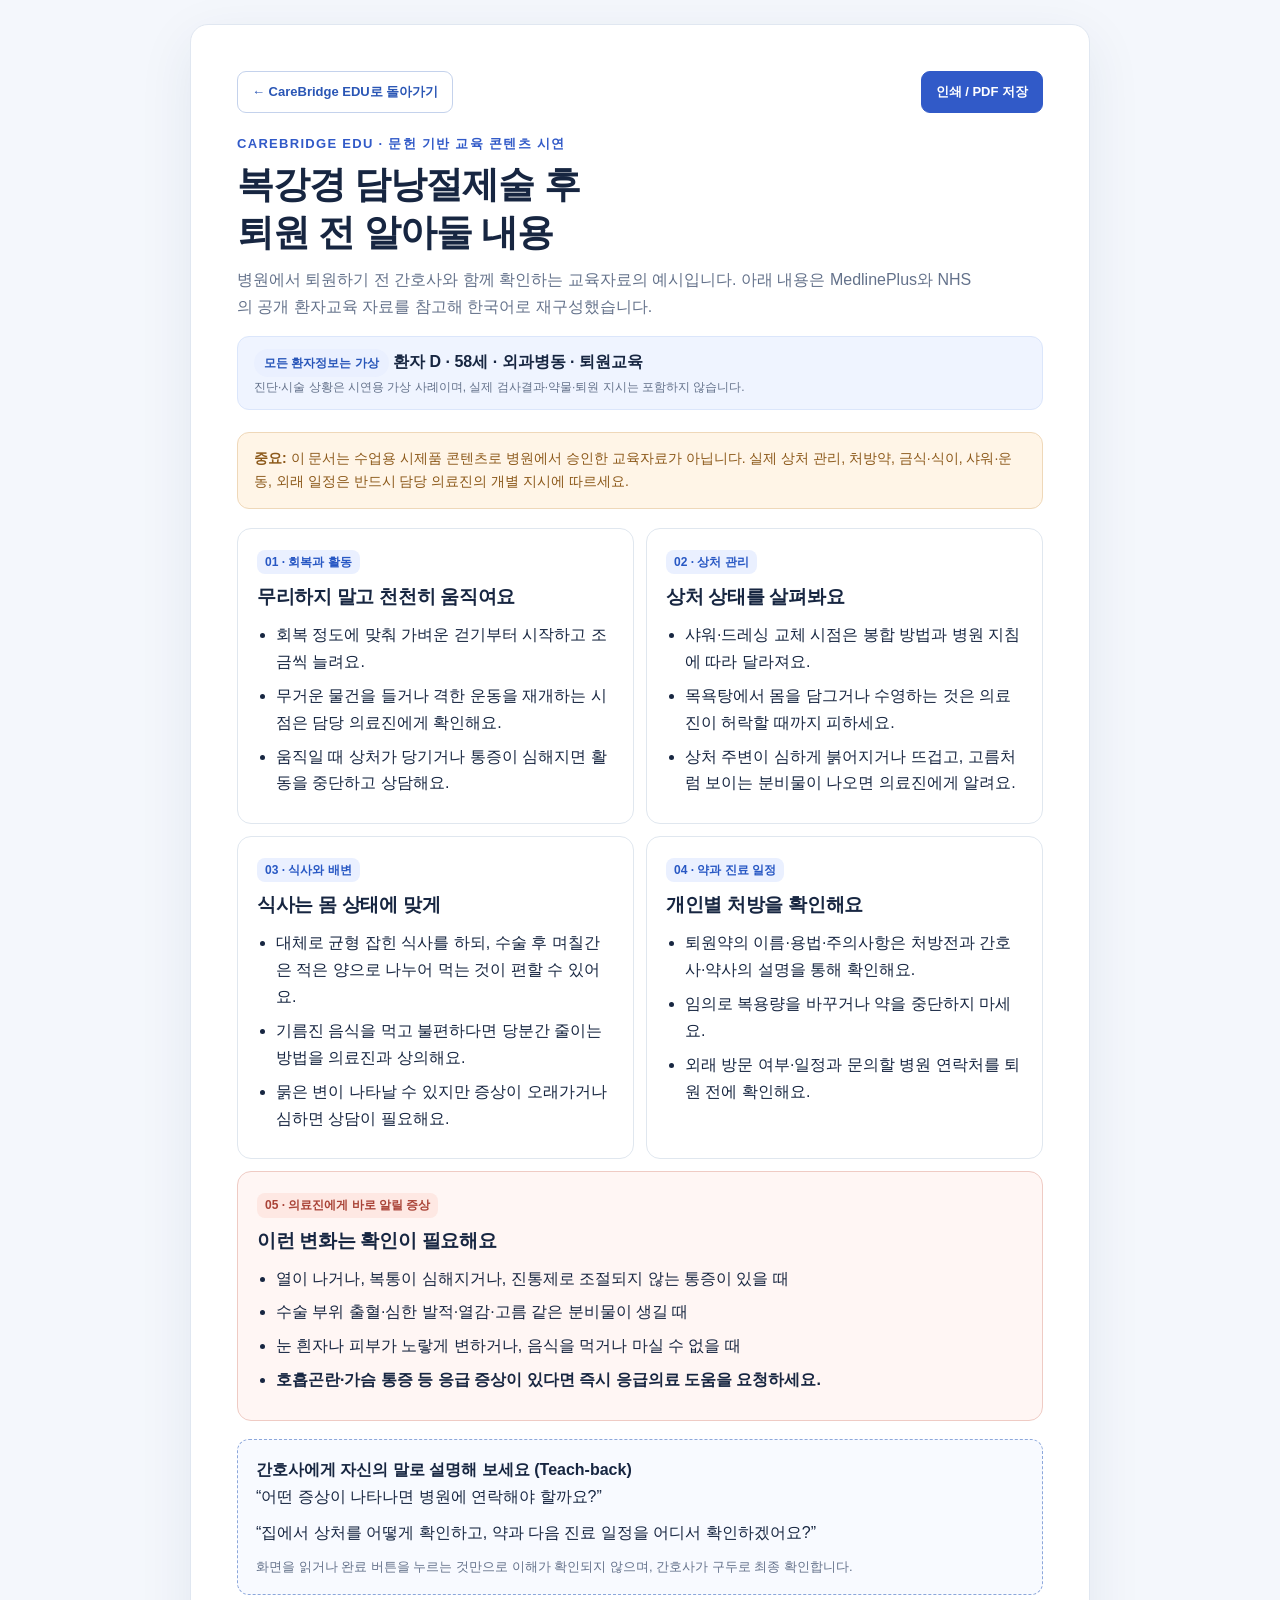
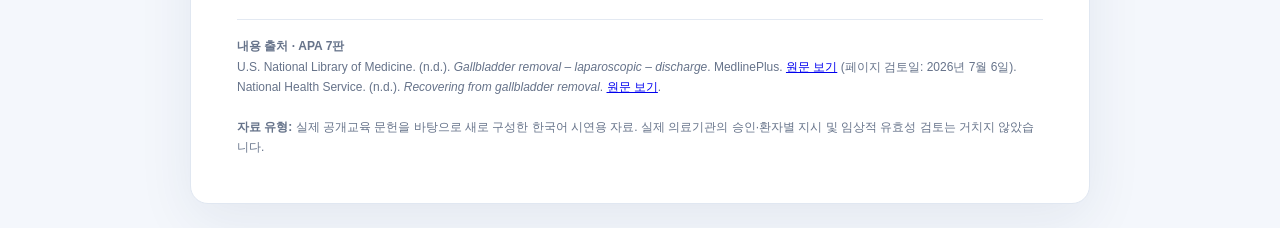
<file: materials/laparoscopic-cholecystectomy-discharge.html>
<!doctype html>
<html lang="ko">
<head>
<meta charset="utf-8"><meta name="viewport" content="width=device-width,initial-scale=1">
<title>복강경 담낭절제술 · 퇴원 전 환자교육 예시 | CareBridge EDU</title>
<style>
:root{font-family:"Pretendard","Apple SD Gothic Neo","Malgun Gothic",sans-serif;color:#172641;background:#f4f7fc;line-height:1.68}
*{box-sizing:border-box}body{margin:0}.sheet{max-width:900px;margin:24px auto;background:white;border-radius:18px;border:1px solid #e0e7f1;box-shadow:0 16px 55px rgba(27,49,90,.08);padding:clamp(20px,5vw,46px)}
.kicker{color:#315ac8;font-weight:800;font-size:13px;letter-spacing:.1em}h1{font-size:clamp(26px,4vw,37px);letter-spacing:-1px;margin:6px 0 10px;line-height:1.3}h2{font-size:19px;letter-spacing:-.3px;margin:0 0 9px}p{margin:0 0 9px}.muted{color:#64728b}.lead{font-size:16px;max-width:740px}.tag{display:inline-block;padding:4px 10px;font-size:12px;border-radius:30px;background:#eaf0ff;color:#2755b9;font-weight:700}.alert{border-radius:12px;background:#fff5e7;color:#8c591a;padding:14px 16px;margin:22px 0 14px;font-size:14px;border:1px solid #efd8b9}.case{background:#eff4ff;border:1px solid #dbe6fb;border-radius:12px;padding:12px 16px;margin:15px 0}.case b{margin-right:8px}.grid{display:grid;grid-template-columns:1fr 1fr;gap:12px;margin-top:19px}.box{border:1px solid #e0e7ef;border-radius:14px;padding:19px}.box.full{grid-column:1 / -1}.step{display:inline-block;background:#eaf0ff;border-radius:8px;color:#2858c4;padding:2px 8px;font-size:12px;font-weight:800;margin-bottom:7px}ul{padding-left:19px;margin:8px 0 0}li{margin-bottom:7px}.urgent{background:#fff6f4;border-color:#efcbc4}.urgent .step{color:#a94337;background:#fee8e3}.foot{border-top:1px solid #e3e9f2;padding-top:16px;margin-top:24px;font-size:12px;color:#66738a}.controls{display:flex;gap:9px;justify-content:space-between;flex-wrap:wrap;margin-bottom:20px}.btn{display:inline-flex;align-items:center;gap:6px;text-decoration:none;border-radius:9px;padding:9px 14px;border:1px solid #c4d2ec;color:#2a56b5;background:white;font-weight:750;font-size:13px;cursor:pointer}.btn.primary{background:#315ac8;color:white;border-color:#315ac8}.teach{padding:17px 18px;border:1px dashed #8ca7db;border-radius:12px;margin-top:18px;background:#f8faff}
@media(max-width:650px){.sheet{margin:0;border:0;border-radius:0;padding:20px 16px}.grid{grid-template-columns:1fr}.box.full{grid-column:auto}}
@media print{@page{size:A4;margin:13mm}body,.sheet{background:white;box-shadow:none;border:0;margin:0;padding:0}.controls{display:none}.box{break-inside:avoid}.grid{gap:8px}.alert,.case,.box,.teach{print-color-adjust:exact;-webkit-print-color-adjust:exact}.foot{margin-top:15px}}
</style>
</head>
<body><article class="sheet">
<div class="controls"><a href="../" class="btn">← CareBridge EDU로 돌아가기</a><button type="button" class="btn primary" onclick="window.print()">인쇄 / PDF 저장</button></div>
<div class="kicker">CAREBRIDGE EDU · 문헌 기반 교육 콘텐츠 시연</div>
<h1>복강경 담낭절제술 후<br>퇴원 전 알아둘 내용</h1>
<p class="lead muted">병원에서 퇴원하기 전 간호사와 함께 확인하는 교육자료의 예시입니다. 아래 내용은 MedlinePlus와 NHS의 공개 환자교육 자료를 참고해 한국어로 재구성했습니다.</p>
<div class="case"><span class="tag">모든 환자정보는 가상</span> <b>환자 D · 58세 · 외과병동 · 퇴원교육</b><div class="muted" style="font-size:12px">진단·시술 상황은 시연용 가상 사례이며, 실제 검사결과·약물·퇴원 지시는 포함하지 않습니다.</div></div>
<div class="alert"><strong>중요:</strong> 이 문서는 수업용 시제품 콘텐츠로 병원에서 승인한 교육자료가 아닙니다. 실제 상처 관리, 처방약, 금식·식이, 샤워·운동, 외래 일정은 반드시 담당 의료진의 개별 지시에 따르세요.</div>
<div class="grid">
<section class="box"><span class="step">01 · 회복과 활동</span><h2>무리하지 말고 천천히 움직여요</h2><ul>
<li>회복 정도에 맞춰 가벼운 걷기부터 시작하고 조금씩 늘려요.</li>
<li>무거운 물건을 들거나 격한 운동을 재개하는 시점은 담당 의료진에게 확인해요.</li>
<li>움직일 때 상처가 당기거나 통증이 심해지면 활동을 중단하고 상담해요.</li>
</ul></section>
<section class="box"><span class="step">02 · 상처 관리</span><h2>상처 상태를 살펴봐요</h2><ul>
<li>샤워·드레싱 교체 시점은 봉합 방법과 병원 지침에 따라 달라져요.</li>
<li>목욕탕에서 몸을 담그거나 수영하는 것은 의료진이 허락할 때까지 피하세요.</li>
<li>상처 주변이 심하게 붉어지거나 뜨겁고, 고름처럼 보이는 분비물이 나오면 의료진에게 알려요.</li>
</ul></section>
<section class="box"><span class="step">03 · 식사와 배변</span><h2>식사는 몸 상태에 맞게</h2><ul>
<li>대체로 균형 잡힌 식사를 하되, 수술 후 며칠간은 적은 양으로 나누어 먹는 것이 편할 수 있어요.</li>
<li>기름진 음식을 먹고 불편하다면 당분간 줄이는 방법을 의료진과 상의해요.</li>
<li>묽은 변이 나타날 수 있지만 증상이 오래가거나 심하면 상담이 필요해요.</li>
</ul></section>
<section class="box"><span class="step">04 · 약과 진료 일정</span><h2>개인별 처방을 확인해요</h2><ul>
<li>퇴원약의 이름·용법·주의사항은 처방전과 간호사·약사의 설명을 통해 확인해요.</li>
<li>임의로 복용량을 바꾸거나 약을 중단하지 마세요.</li>
<li>외래 방문 여부·일정과 문의할 병원 연락처를 퇴원 전에 확인해요.</li>
</ul></section>
<section class="box full urgent"><span class="step">05 · 의료진에게 바로 알릴 증상</span><h2>이런 변화는 확인이 필요해요</h2><ul>
<li>열이 나거나, 복통이 심해지거나, 진통제로 조절되지 않는 통증이 있을 때</li>
<li>수술 부위 출혈·심한 발적·열감·고름 같은 분비물이 생길 때</li>
<li>눈 흰자나 피부가 노랗게 변하거나, 음식을 먹거나 마실 수 없을 때</li>
<li><strong>호흡곤란·가슴 통증 등 응급 증상이 있다면 즉시 응급의료 도움을 요청하세요.</strong></li>
</ul></section>
</div>
<div class="teach"><strong>간호사에게 자신의 말로 설명해 보세요 (Teach-back)</strong><p>“어떤 증상이 나타나면 병원에 연락해야 할까요?”</p><p>“집에서 상처를 어떻게 확인하고, 약과 다음 진료 일정을 어디서 확인하겠어요?”</p><p class="muted" style="font-size:13px;margin:0">화면을 읽거나 완료 버튼을 누르는 것만으로 이해가 확인되지 않으며, 간호사가 구두로 최종 확인합니다.</p></div>
<div class="foot">
<strong>내용 출처 · APA 7판</strong><br>
U.S. National Library of Medicine. (n.d.). <em>Gallbladder removal – laparoscopic – discharge</em>. MedlinePlus. <a href="https://medlineplus.gov/ency/patientinstructions/000117.htm" target="_blank" rel="noopener noreferrer">원문 보기</a> (페이지 검토일: 2026년 7월 6일).<br>
National Health Service. (n.d.). <em>Recovering from gallbladder removal</em>. <a href="https://www.nhs.uk/tests-and-treatments/gallbladder-removal/recovery/" target="_blank" rel="noopener noreferrer">원문 보기</a>.<br><br>
<strong>자료 유형:</strong> 실제 공개교육 문헌을 바탕으로 새로 구성한 한국어 시연용 자료. 실제 의료기관의 승인·환자별 지시 및 임상적 유효성 검토는 거치지 않았습니다.
</div></article></body></html>
</file>
<file: assets/ui-v02.css>
/* CareBridge EDU v0.2 — Design Atlas-inspired motion, clear action hierarchy */
:root{--bg:#f4f7fc;--panel:#fff;--ink:#172541;--muted:#65728a;--line:#e0e7f1;--blue:#315ac8;--pale:#eef3ff;--teal:#11867c;--shadow:0 10px 35px rgba(26,49,96,.055);--ease:cubic-bezier(.2,.8,.2,1)}
html{scroll-behavior:smooth}
body{background:radial-gradient(ellipse at 90% -20%,#e3ebff 0,transparent 43%),var(--bg);font-size:14px}
.layout{grid-template-columns:240px minmax(0,1fr);transition:grid-template-columns .32s var(--ease)}
.layout.is-collapsed{grid-template-columns:74px minmax(0,1fr)}
.sidebar{z-index:10;border-color:#e2e9f2;padding:20px 13px;transition:padding .3s var(--ease);box-shadow:6px 0 32px rgba(16,45,91,.016)}
.logo{gap:10px;padding:8px 7px 20px;white-space:nowrap;min-width:0}
.mark{flex:0 0 42px;width:42px;height:42px;background:linear-gradient(140deg,#3d68d6,#20449c);font-size:23px;box-shadow:0 7px 18px rgba(46,88,191,.22)}
.logo-copy{min-width:0;overflow:hidden;transition:width .25s,opacity .2s}
.logo-copy strong{font-size:16px}.logo-copy small{font-size:11px}
.nav{gap:5px}.nav button{display:flex;align-items:center;gap:11px;min-height:46px;border-radius:12px;padding:10px 12px;white-space:nowrap;text-align:left;transition:background .18s,color .18s,transform .18s var(--ease)}
.nav button svg{width:20px;height:20px;flex:none;stroke:currentColor;stroke-width:1.85;fill:none;stroke-linecap:round;stroke-linejoin:round}
.nav button .nav-label{overflow:hidden;white-space:nowrap}
.nav button.active{box-shadow:inset 3px 0 0 #4974e0;background:#ebf2ff}
.nav button:hover{transform:translateX(2px)}
.sidebar-toggle{display:flex;align-items:center;justify-content:center;gap:7px;padding:8px;margin:2px 3px 8px;width:calc(100% - 6px);min-height:40px;background:#f6f8fc;border:1px solid #e1e8f3;border-radius:11px;color:#627693;font-weight:650}
.sidebar-toggle svg{width:18px;height:18px;fill:none;stroke:currentColor;stroke-width:2;stroke-linecap:round}
.sidebar-toggle:hover{background:#edf3ff;color:#315ac8}
.is-collapsed .sidebar{padding:20px 9px}
.is-collapsed .logo{padding:8px 7px 20px}
.is-collapsed .logo-copy,.is-collapsed .nav-label,.is-collapsed .sidefoot,.is-collapsed .toggle-label{display:none}
.is-collapsed .nav button{justify-content:center;padding:10px}
.is-collapsed .nav button:hover{transform:translateY(-2px)}
.is-collapsed .sidebar-toggle{width:100%;margin:2px 0 8px}
.is-collapsed .sidebar-toggle svg{transform:rotate(180deg)}
.topbar{height:62px;background:rgba(255,255,255,.8);backdrop-filter:blur(14px);padding:0 28px}
.topbar .topmeta{display:flex;align-items:center;gap:9px;white-space:nowrap;min-width:0}
.topbar .topmeta strong{font-size:13px;font-weight:750}
.head-actions{display:flex;align-items:center;gap:9px}
.guide-button{min-height:35px;display:inline-flex;align-items:center;gap:6px;border:1px solid #cbd8ef;background:#fff;color:#3c557f;border-radius:10px;padding:7px 11px;font-weight:700;transition:background .2s}
.guide-button:hover{background:#eef4ff}
.content{max-width:1360px;padding:24px clamp(16px,2.5vw,36px) 40px}
.content h1{font-size:clamp(25px,2.6vw,34px);letter-spacing:-1.05px;margin:6px 0 8px}
.content h2{font-size:20px;margin-bottom:12px}
.content h3{font-size:15px}
.content .lead{font-size:14px;max-width:890px;margin-bottom:8px}
.content p{margin-bottom:9px}
.eyebrow{font-size:11px;letter-spacing:.1em}
.section{margin-top:18px}
.card{padding:18px 20px;border-radius:17px;box-shadow:var(--shadow)}
.card .num{font-size:27px;margin:1px 0}
.card .label{font-size:11px;letter-spacing:.01em}
.hero{border:1px solid #d9e6ff;background:linear-gradient(112deg,#edf3ff 0%,#fff 57%,#eaf8f6 100%);padding:26px 30px;margin-bottom:16px;border-radius:20px;position:relative;overflow:hidden}
.hero::after{content:"";position:absolute;right:-45px;top:-115px;width:310px;height:310px;border:1px solid rgba(97,139,208,.18);border-radius:50%;box-shadow:0 0 0 38px rgba(133,164,221,.044),0 0 0 80px rgba(133,164,221,.033);pointer-events:none}
.hero h1{font-size:clamp(28px,3vw,40px)}
.hero-actions{margin-top:15px}
.btn{min-height:40px;border-radius:11px;padding:9px 15px;transition:transform .16s var(--ease),box-shadow .2s,filter .2s}
.btn:not(:disabled):hover{transform:translateY(-2px);box-shadow:0 7px 16px rgba(33,78,169,.13)}
.btn:not(:disabled):active{transform:scale(.985)}
.btn.ghost,.btn.subtle{box-shadow:none!important}
.btn:disabled{opacity:.5}
.tag{border-radius:7px;font-size:11px;line-height:1.5}
.note{padding:10px 13px;font-size:12px;border-radius:11px}
.cards{gap:12px}
.stepbox{padding:15px;border-radius:14px}
.stepnum{margin-bottom:7px}
.workflow{gap:10px}
.patient-row{padding:11px 12px;transition:background .2s,border .2s,transform .2s var(--ease)}
.patient-row:hover{transform:translateY(-1px);border-color:#9fbae6}
.patient-row.selected{box-shadow:inset 3px 0 0 #4b76d4}
.nurse-layout{grid-template-columns:minmax(215px,270px) minmax(0,1fr);gap:13px}
.nurse-layout .card{min-height:0}
.module{padding:10px 12px;margin:6px 0}
.module input{accent-color:#315ac8}
.module strong{font-size:13px}
.group{margin:10px 0;padding-top:10px}
.small{font-size:12px}
.info div{padding:8px 11px}
.info strong{font-size:13px}
.reader-controls{margin:11px 0;gap:8px}
.reader{min-height:210px;padding:22px 26px;box-shadow:0 13px 38px rgba(32,60,110,.045)}
.reader .reader-title{font-size:1.34em;margin:0 0 10px}
.reader .reader-text{font-size:1.03em;line-height:1.75}
.reader.f-large{font-size:20px}
.reader.f-xlarge{font-size:24px}
.reader:focus-within{border-color:#a1bce8}
.answer-option{padding:10px 13px;margin:6px 0}
.checkrow{padding:9px 12px;margin:8px 0}
.status{white-space:nowrap}
.footer{margin-top:20px;font-size:11px}
.guide-steps{display:grid;grid-template-columns:repeat(3,minmax(0,1fr));gap:12px}
.guide-step{background:#fff;border:1px solid var(--line);border-radius:15px;padding:18px;display:flex;align-items:flex-start;gap:13px;min-height:110px;transition:transform .2s var(--ease),border-color .2s;cursor:pointer;text-align:left;width:100%;color:var(--ink)}
.guide-step:hover{transform:translateY(-3px);border-color:#9bb7e9}
.guide-step .symbol{display:grid;place-items:center;flex:0 0 40px;width:40px;height:40px;background:#eff4ff;color:var(--blue);border-radius:12px;font-size:22px}
.guide-step h3{margin:0 0 4px}
.guide-step .small{line-height:1.5}
.guide-step .action{color:var(--blue);font-size:12px;font-weight:800;margin-top:4px}
.slim-alert{display:flex;justify-content:space-between;align-items:center;gap:12px;background:#fff8ec;border:1px solid #eddcbe;border-radius:12px;color:#805c21;padding:9px 13px;font-size:11px}
.inline-cta{display:flex;align-items:center;gap:8px;font-weight:750;color:var(--blue)}
.flow-steps{display:flex;align-items:center;gap:7px;flex-wrap:wrap;margin:12px 0 14px}
.flow-step{padding:5px 10px;border-radius:100px;background:#f3f5f9;color:#748097;font-size:11px;font-weight:700;border:1px solid #e4e9f1}
.flow-step.current{background:#eaf1ff;color:#2453b9;border-color:#b9cbef}
.flow-step.done{background:#e9f7f2;color:#13806f;border-color:#c9e8dd}
.flow-arrow{color:#a4aec0}
.preview-section{display:grid;grid-template-columns:minmax(0,1.35fr) minmax(250px,.8fr);gap:12px;margin-top:17px}
.outcome-box{border:1px solid #e0e6f2;border-radius:14px;background:#fff;padding:16px}
.outcome-box strong{display:block;margin-bottom:5px}
.outcome-box p{font-size:12px}
.about-tabs{display:flex;align-items:center;gap:5px;max-width:max-content;padding:4px;border-radius:12px;background:#e7edf7;margin:15px 0}
.about-tab{border:0;border-radius:9px;background:transparent;padding:9px 16px;color:#5e6e88;font-weight:700;font-size:13px}
.about-tab.active{background:#fff;color:#2255c3;box-shadow:0 2px 8px rgba(59,88,146,.1)}
.compact-list{padding-left:18px;color:var(--muted);margin:5px 0}
.compact-list li{margin:5px 0}
.toast{position:fixed;right:22px;bottom:23px;z-index:2000;max-width:min(360px,calc(100% - 40px));background:#1a3158;color:#fff;border-radius:12px;box-shadow:0 15px 38px rgba(14,34,71,.24);padding:13px 18px;font-size:13px;animation:toast-in .3s var(--ease)}
@keyframes toast-in{from{opacity:0;transform:translateY(15px)}to{opacity:1;transform:translateY(0)}}
.overlay{position:fixed;inset:0;background:rgba(13,28,49,.43);backdrop-filter:blur(4px);display:grid;place-items:center;padding:15px;z-index:3000}
.dialog{width:min(520px,100%);max-height:min(90vh,740px);overflow-y:auto;background:#fff;border-radius:21px;padding:25px;box-shadow:0 20px 65px rgba(14,29,59,.2);animation:dialog-in .27s var(--ease)}
@keyframes dialog-in{from{opacity:0;transform:translateY(11px) scale(.975)}to{opacity:1;transform:translateY(0) scale(1)}}
.dialog h2{margin:5px 0 10px}
.dialog .guide-line{display:flex;align-items:flex-start;gap:13px;padding:11px 0;border-top:1px solid var(--line)}
.dialog .guide-line>span:first-child{display:grid;place-items:center;width:28px;height:28px;border-radius:8px;background:#eaf0ff;color:#315ac8;font-weight:800;flex:none}
.dialog .guide-line b{display:block;font-size:13px}
.dialog .guide-line p{font-size:12px}
.page-enter{animation:fade-through .26s var(--ease) both}
@keyframes fade-through{from{opacity:.5;transform:translateY(7px)}to{opacity:1;transform:translateY(0)}}
.guide-step,.cards>.card{animation:rise-in .33s var(--ease) both}
.guide-step:nth-child(2),.cards>.card:nth-child(2){animation-delay:.04s}
.guide-step:nth-child(3),.cards>.card:nth-child(3){animation-delay:.08s}
@keyframes rise-in{from{opacity:.75;transform:translateY(7px)}to{opacity:1;transform:translateY(0)}}
.segmented-control{display:flex;background:#ebf0f8;padding:4px;border-radius:11px;gap:4px}
.segmented-control button{border:0;border-radius:8px;padding:7px 11px;color:#5e6c81;background:transparent;font-size:12px;min-height:34px}
.segmented-control button.active{color:#2757be;background:#fff;box-shadow:0 2px 7px #d8e1ef;font-weight:800}
.quick-metadata{color:var(--muted);font-size:12px}
.quick-metadata strong{color:var(--ink)}
/* Small screens: icon-first rail and single-column tasks. */
@media(max-width:1050px){
.layout,.layout.is-collapsed{grid-template-columns:74px minmax(0,1fr)}
.sidebar{height:100vh;position:sticky;top:0;display:flex;flex-direction:column;align-items:stretch;padding:15px 9px}
.logo{padding:5px 5px 15px}.logo-copy,.nav-label,.sidefoot,.toggle-label{display:none!important}
.nav{flex:none;flex-direction:column;overflow:visible}
.nav button{justify-content:center;padding:11px 9px!important}
.sidebar-toggle{display:none}
}
@media(max-width:820px){
.content{padding:18px 14px 45px}
.nurse-layout{grid-template-columns:1fr}
.preview-section{grid-template-columns:1fr}
.guide-steps{grid-template-columns:1fr}
.guide-step{min-height:unset}
.cards{grid-template-columns:repeat(3,minmax(0,1fr))}
.card{padding:14px}
}
@media(max-width:600px){
.layout,.layout.is-collapsed{display:block}
.sidebar{position:sticky;top:0;height:59px;width:100%;display:flex;flex-direction:row;align-items:center;padding:6px 8px;overflow:hidden}
.logo{padding:0 5px}.mark{width:32px;height:32px;flex-basis:32px;font-size:18px;border-radius:9px}
.nav{display:flex;flex:1;flex-direction:row;justify-content:space-around;overflow:visible;gap:2px}
.nav button{min-height:41px;padding:8px!important;border-radius:10px}
.nav button svg{width:19px;height:19px}
.topbar{height:49px;padding:0 12px}
.topbar .topmeta strong{font-size:11px}
.topbar .tag{font-size:10px}
.topbar .guide-button{font-size:11px;padding:6px 9px;min-height:31px}
.content{padding:15px 12px 40px}
.hero{padding:20px 18px}
.hero h1{font-size:26px}
.hero::after{opacity:.3}
.cards{gap:7px}
.cards .card{padding:11px}
.cards .card .num{font-size:22px}
.cards .card .label{font-size:10px}
.workflow{grid-template-columns:repeat(2,minmax(0,1fr))}
.info{grid-template-columns:repeat(2,minmax(0,1fr))}
.reader{padding:15px}
.reader.f-xlarge{font-size:21px}
}
@media(prefers-reduced-motion:reduce){
*,*::before,*::after{animation:none!important;transition:none!important;scroll-behavior:auto!important;transform:none!important}
}
/* Smartphone: show tiny labels as well as icons, avoiding mystery navigation */
@media(max-width:600px){
  .sidebar{height:70px}
  .sidebar .logo{display:none}
  .sidebar .nav{width:100%;justify-content:space-between}
  .sidebar .nav button{flex:1;min-width:0;display:flex;flex-direction:column;gap:1px;justify-content:center;align-items:center;min-height:56px;padding:5px 2px!important}
  .sidebar .nav button .nav-label{display:block!important;font-size:10px;line-height:1.15;max-width:100%;text-align:center;font-weight:700;white-space:normal}
  .sidebar .nav button svg{width:19px;height:19px}
  .sidebar .nav button.active{box-shadow:inset 0 -3px 0 #4974e0}
}
</file>
<file: assets/ui-v03.css>
/* CareBridge EDU v0.3 — product reveal & evidence-backed case experience */
.product-hero{position:relative;display:grid;grid-template-columns:minmax(0,1.03fr) minmax(360px,.97fr);align-items:center;gap:clamp(24px,4.5vw,70px);min-height:435px;padding:clamp(22px,3vw,42px);border-radius:24px;overflow:hidden;background:linear-gradient(118deg,#f9fbff 0%,#eff5ff 58%,#e7f4f4 100%);border:1px solid #dae4f0;isolation:isolate}
.product-hero:before{content:"";position:absolute;width:520px;height:520px;right:-95px;top:-230px;border-radius:50%;background:radial-gradient(circle,#c5dafe80 0,transparent 70%);z-index:-1;pointer-events:none}
.product-copy{position:relative;z-index:1}.product-overline{display:flex;align-items:center;gap:10px;font-size:11px;font-weight:850;letter-spacing:.105em;color:#466295;margin-bottom:16px}
.product-spark{width:8px;height:8px;border-radius:50%;background:#19a99b;box-shadow:0 0 0 5px #1fab9c19}.product-separator{font-weight:400;color:#a5b3cb}
.content .product-hero h1{font-size:clamp(37px,4.1vw,58px);line-height:1.14;letter-spacing:-2.4px;margin:0 0 19px;color:#10223f;font-weight:850}
.product-highlight{color:#315ac8}
.product-subtitle{font-size:clamp(13px,1.2vw,15px);line-height:1.77;max-width:440px;color:#52637f;margin-bottom:17px!important}
.product-subtitle strong{color:#213a61}
.product-actions{display:flex;align-items:center;flex-wrap:wrap;gap:9px;margin:22px 0 16px}
.btn.product-primary{background:#2158cb;color:#fff;border-color:#2158cb;box-shadow:0 9px 19px #1e53b92c;padding:11px 18px;min-height:46px}
.btn.product-secondary{background:#fff;color:#3153a2;border-color:#b9ccee;padding:11px 16px;min-height:46px}
.product-proof{display:flex;align-items:center;flex-wrap:wrap;gap:8px;font-size:11px;color:#62758f;font-weight:650}
.product-dot{width:7px;height:7px;background:#16a38e;border-radius:50%}.product-divider{height:10px;width:1px;background:#c6d1e1}
.product-visual{position:relative;display:flex;justify-content:center;align-items:center;min-width:0;perspective:900px;padding:18px 3px}
.device-halo{position:absolute;width:95%;aspect-ratio:1;border-radius:50%;background:radial-gradient(circle,#b7d0fa9c 0,#d3e4ff55 45%,transparent 68%);filter:blur(12px);pointer-events:none}
.device-window{position:relative;z-index:1;width:min(100%,435px);background:white;border:1px solid #d7e3f5;border-radius:21px;box-shadow:0 23px 65px #2d579b26,0 4px 13px #1f467712;overflow:hidden;transform:rotate(-1.2deg) translateY(0);animation:preview-in .75s cubic-bezier(.19,1,.22,1) both}
@keyframes preview-in{from{opacity:.2;transform:rotate(-3.4deg) translateY(25px) scale(.97)}to{opacity:1;transform:rotate(-1.2deg) translateY(0) scale(1)}}
.device-header{display:flex;align-items:center;justify-content:space-between;gap:8px;padding:11px 16px;border-bottom:1px solid #e9edf6;background:#fcfdff}
.device-brand{display:flex;align-items:center;gap:8px;font-weight:750;font-size:12px;color:#2e4263}
.device-mark{display:inline-grid;place-items:center;border-radius:7px;width:23px;height:23px;background:#315ac8;color:white;font-size:14px}
.device-status{font-size:10px;color:#128673;background:#e8f8f2;padding:3px 8px;border-radius:8px;font-weight:800;white-space:nowrap}
.device-body{padding:21px 23px 18px}.device-eyebrow{color:#738199;font-size:11px;font-weight:700}.device-badge{display:inline-block;color:#275bb9;background:#eff4ff;padding:2px 7px;border-radius:6px;font-size:10px;margin-left:3px}
.device-topic{font-size:22px;font-weight:850;line-height:1.32;color:#1d304c;letter-spacing:-.9px;margin:12px 0 15px}
.device-progress{height:5px;background:#e8eff8;border-radius:15px;overflow:hidden;margin-bottom:15px}.device-progress span{display:block;width:20%;height:100%;background:#1a998c}
.device-content-tag{font-size:11px;color:#3260b3;font-weight:800}.device-description{color:#374965;line-height:1.75;font-size:15px;margin:8px 0 17px!important}.device-description strong{color:#1d2e47}
.device-options{display:flex;gap:6px;flex-wrap:wrap;margin-bottom:17px}.device-options span{background:#f2f5fa;border:1px solid #e5ebf4;color:#536785;font-size:10px;font-weight:700;padding:6px 9px;border-radius:7px}
.device-action{width:100%;min-height:38px;border:0;border-radius:10px;background:#315ac8;color:white;font-size:12px;font-weight:750;display:flex;align-items:center;justify-content:space-between;padding:10px 13px;cursor:pointer;transition:transform .18s,background .18s}.device-action:hover{background:#234caf;transform:translateY(-1px)}
.device-footer{background:#f7f9fc;border-top:1px solid #e9eef5;padding:8px 16px;font-size:9px;text-align:center;color:#8a96aa}
.value-strip{display:grid;grid-template-columns:minmax(200px,.82fr) minmax(0,1.85fr);gap:25px;align-items:center;padding:24px 5px 18px;border-bottom:1px solid #e2e8f1}
.value-head .eyebrow{color:#526ba1}.value-head h2{font-size:clamp(20px,2vw,26px);line-height:1.37;margin:7px 0 0;font-weight:850}
.value-features{display:grid;grid-template-columns:repeat(3,minmax(0,1fr));gap:13px}
.value-feature{padding:6px 13px;border-left:2px solid #d8e3f4}
.value-num{display:block;font-size:11px;font-weight:850;color:#315ac8;margin-bottom:5px}
.value-feature strong{font-size:14px;display:block;margin-bottom:4px;color:#243853}.value-feature p{font-size:12px;color:#758097;line-height:1.4;margin:0}
.real-material{background:#fff;display:flex;align-items:center;justify-content:space-between;gap:16px;border:1px solid #e1e8f1;border-radius:15px;padding:15px 18px;margin-top:17px;box-shadow:0 5px 24px #273c6610}
.material-summary{display:flex;align-items:center;gap:13px;min-width:0}.material-summary h3{margin:0 0 4px;font-size:14px}.material-summary p{margin:0;color:#697994;font-size:11px}
.material-pill{background:#e7f8f3;color:#13755f;border-radius:8px;padding:7px 8px;font-size:10px;letter-spacing:-.01em;font-weight:800;white-space:nowrap}
.material-links{display:flex;align-items:center;gap:11px;white-space:nowrap}.material-link{font-size:12px;font-weight:800;color:#2d5bbb;text-decoration:underline;text-underline-offset:4px}
.mini-disclaimer{font-size:11px;color:#7a8496;line-height:1.5;margin-top:12px}
.mini-disclaimer strong{color:#ae6929}
.disclaimer-link{border:0;background:transparent;color:#4066b2;font-weight:750;text-decoration:underline;cursor:pointer;padding:0;margin-left:5px;font-size:11px}
.source-banner{display:flex;align-items:center;gap:10px;flex-wrap:wrap;background:#eef8f6;border:1px solid #cfe7de;border-radius:11px;padding:9px 12px;color:#51677a;font-size:11px;margin-top:10px}
.source-banner .source-label{color:#087c67;font-weight:800}.source-banner a{font-weight:800;color:#235bbc;margin-left:auto;font-size:11px}
.patient-source{margin:8px 0 10px;background:#f3f8ff;border-color:#dae7f8}
.patient-source .source-label{color:#2758b9}
@media(max-width:1200px){.product-hero{gap:23px;grid-template-columns:minmax(0,1fr) minmax(310px,.9fr);padding:27px}.content .product-hero h1{font-size:clamp(35px,4.3vw,50px)}.device-body{padding:18px}.value-strip{gap:10px}}
@media(max-width:940px){.product-hero{grid-template-columns:minmax(0,1fr) minmax(275px,.86fr);min-height:unset;gap:14px}.product-copy h1{letter-spacing:-1.7px!important}.product-proof{gap:5px}.device-topic{font-size:20px}.value-strip{grid-template-columns:1fr;gap:13px}.value-head h2 br{display:none}}
@media(max-width:720px){.product-hero{grid-template-columns:1fr;padding:24px 18px;gap:18px}.content .product-hero h1{font-size:clamp(36px,7.6vw,51px);line-height:1.2}.product-subtitle{max-width:540px}.product-visual{padding:0}.device-window{transform:none;max-width:485px;animation:none}.value-features{gap:3px}.value-feature{padding:5px 8px}.real-material{align-items:flex-start;flex-direction:column}.material-links{align-self:stretch;justify-content:space-between}.source-banner a{margin-left:0}}
@media(max-width:450px){.product-actions{flex-direction:column;align-items:stretch}.product-actions .btn{width:100%}.product-proof{font-size:10px}.product-hero{padding:21px 15px}.value-strip{padding:20px 2px}.value-features{grid-template-columns:1fr;gap:9px}.value-feature{padding:5px 10px}.value-feature strong{display:inline;margin-left:12px}.value-feature p{padding-left:28px}.material-summary{align-items:flex-start;flex-direction:column;gap:8px}.material-links{flex-wrap:wrap}}
@media(prefers-reduced-motion:reduce){.device-window{animation:none!important;transform:none!important}.device-action:hover{transform:none}}


/* v0.3.1 — Quiet interactions: motion belongs ONLY to actual menu tab switches.
   Controls respond immediately without ripple, hover movement, entrance or reflow animation. */
:where(*,*::before,*::after){
  animation:none!important;
  transition:none!important;
  scroll-behavior:auto!important;
}
html{scroll-behavior:auto!important;scrollbar-gutter:stable}
:where(.btn,.nav button,.patient-row,.guide-step,.device-action,.about-tab,.patient-row):hover,
:where(.btn,.nav button,.patient-row,.guide-step,.device-action,.about-tab):active{
  transform:none!important;
}
:where(.device-window){transform:none!important}
:where(.btn,.nav button,.guide-button,.switches button,.about-tab,.device-action,.patient-row):focus-visible{
  outline:3px solid #285fcb;
  outline-offset:3px;
}
:where(.switches button,.about-tab,.nav button,.btn,.guide-button,.device-action):active{
  filter:none;
}
:where(.patient-row.selected,.switches button.selected,.about-tab.active){
  border-color:#9cb8ec;
}
:where(.reader,.card,.device-window){backface-visibility:visible}
#app.page-enter{
  animation:tab-switch-fade .20s cubic-bezier(.2,.7,.2,1) both!important;
}
@keyframes tab-switch-fade{
  from{opacity:.85;transform:translateY(4px)}
  to{opacity:1;transform:translateY(0)}
}
@media(prefers-reduced-motion:reduce){
  #app.page-enter{animation:none!important}
}
</file>
